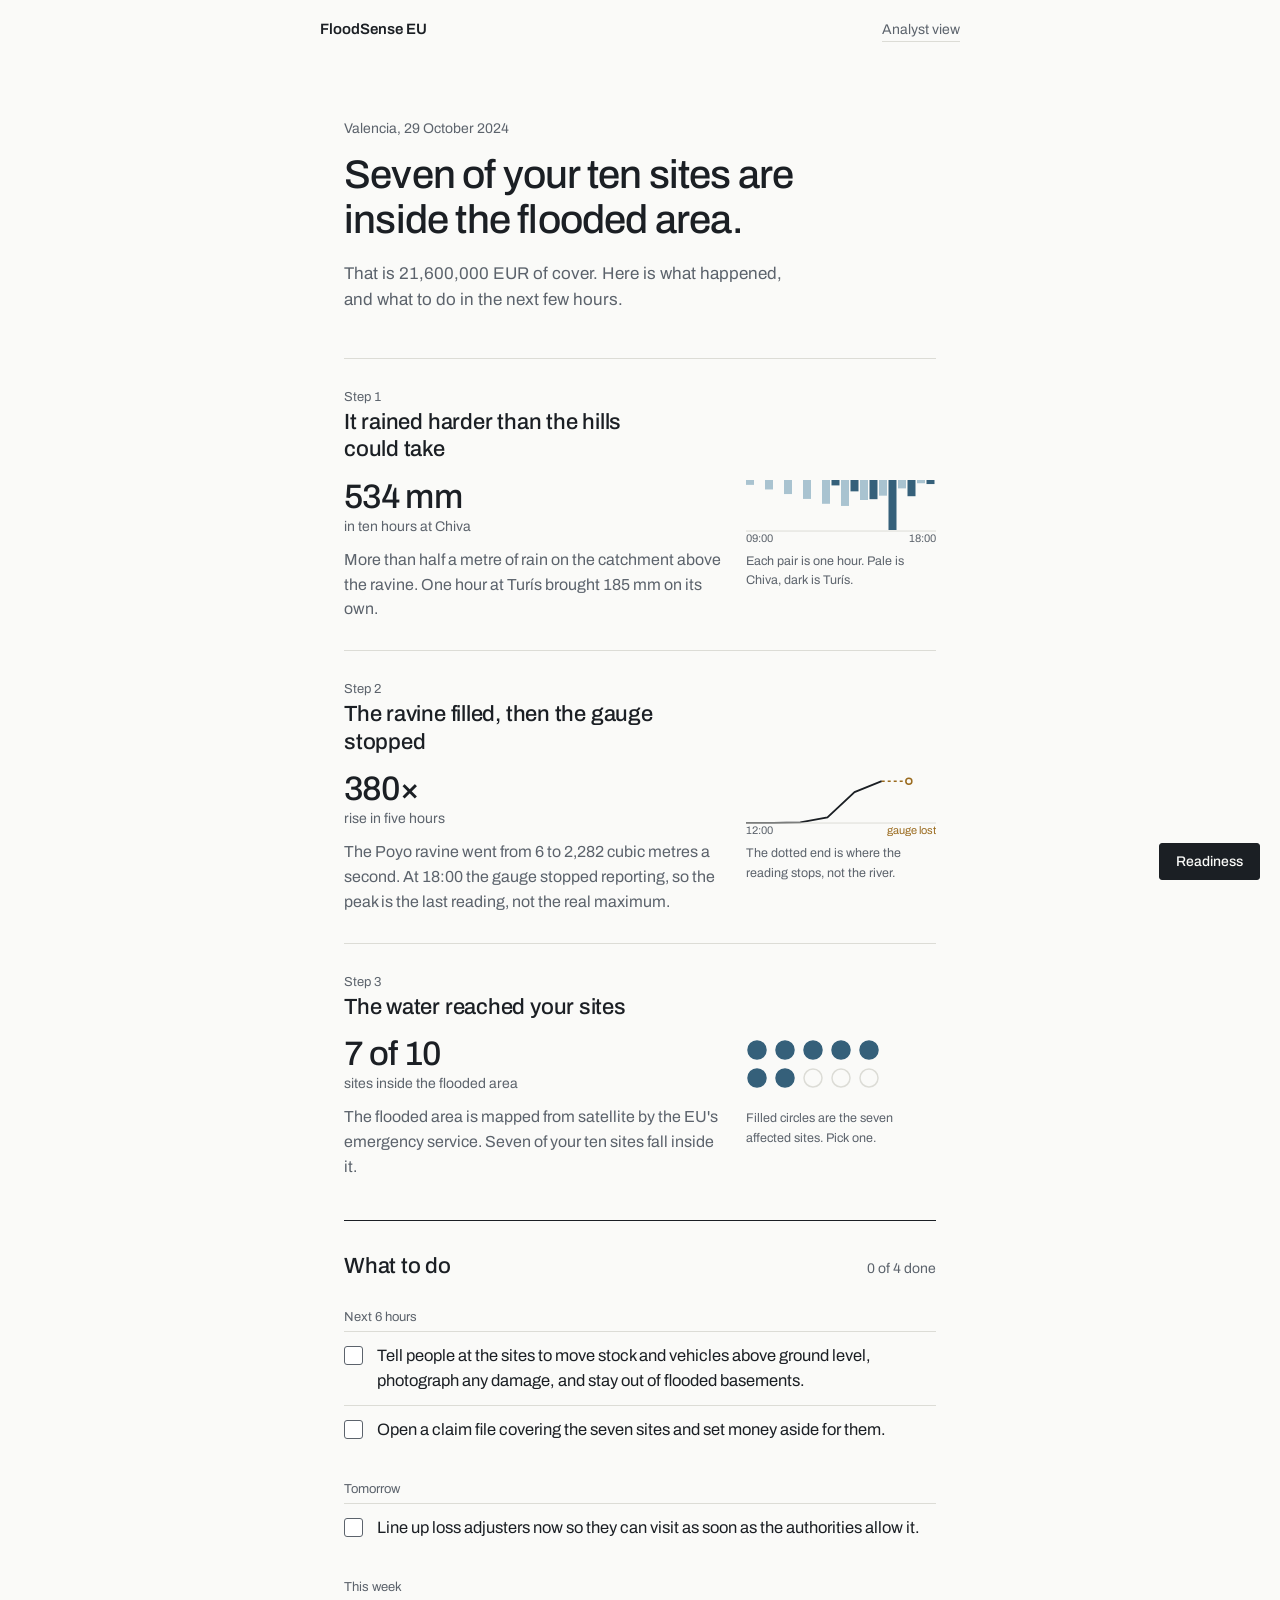
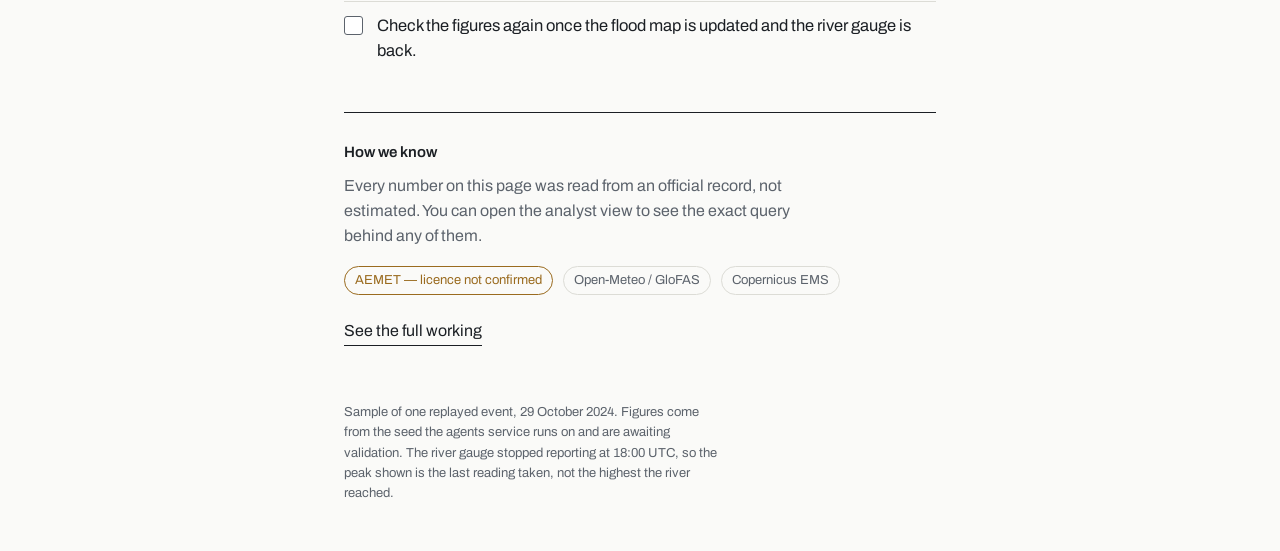
<file: ui/mock/index.html>
<!doctype html>
<html lang="en">
  <head>
    <meta charset="utf-8" />
    <meta name="viewport" content="width=device-width, initial-scale=1" />
    <title>FloodSense EU — your sites and this flood</title>
    <link rel="preconnect" href="https://fonts.googleapis.com" />
    <link rel="preconnect" href="https://fonts.gstatic.com" crossorigin />
    <link
      href="https://fonts.googleapis.com/css2?family=Archivo:wght@400;500;600&display=swap"
      rel="stylesheet"
    />
    <style>
      :root {
        color-scheme: light;
        --paper: #fafaf8;
        --ink: #1b1f24;
        --ink-soft: #5c636c;
        --rule: #dcdcd6;
        --river: #35607a;
        --river-pale: #a9c3d0;
        --gauge: #9a6b1f;
        --done: #40674f;
        --wash: #f2f2ee;
      }

      *,
      *::before,
      *::after {
        box-sizing: border-box;
      }

      body {
        margin: 0;
        background: var(--paper);
        color: var(--ink);
        font-family: Archivo, "Helvetica Neue", Arial, sans-serif;
        font-size: 17px;
        line-height: 1.55;
        font-variant-numeric: tabular-nums;
        -webkit-font-smoothing: antialiased;
      }

      :focus-visible {
        outline: 2px solid var(--river);
        outline-offset: 3px;
      }

      h1,
      h2,
      h3,
      p,
      ol,
      ul,
      li,
      figure {
        margin: 0;
      }

      ol,
      ul {
        padding: 0;
        list-style: none;
      }

      .shell {
        max-width: 640px;
        margin: 0 auto;
        padding: 0 24px;
      }

      /* Top bar ----------------------------------------------------------- */

      .top {
        display: flex;
        align-items: baseline;
        gap: 16px;
        padding: 18px 0;
      }

      .wordmark {
        font-size: 15px;
        font-weight: 600;
        margin-right: auto;
      }

      .switch {
        font-size: 14px;
        color: var(--ink-soft);
        text-decoration: none;
        border-bottom: 1px solid var(--rule);
      }

      .switch:hover {
        color: var(--ink);
        border-bottom-color: var(--ink);
      }

      /* Verdict ------------------------------------------------------------ */

      .verdict {
        padding: 40px 0 44px;
      }

      .verdict h1 {
        font-size: 40px;
        font-weight: 500;
        line-height: 1.12;
        letter-spacing: -0.02em;
        text-wrap: balance;
      }

      .verdict p {
        margin-top: 18px;
        color: var(--ink-soft);
        max-width: 46ch;
      }

      .where {
        font-size: 14px;
        color: var(--ink-soft);
        margin-bottom: 14px;
      }

      /* Steps -------------------------------------------------------------- */

      .steps > li {
        border-top: 1px solid var(--rule);
        padding: 28px 0;
      }

      .step-n {
        font-size: 13px;
        color: var(--ink-soft);
      }

      .step-head {
        font-size: 22px;
        font-weight: 500;
        line-height: 1.25;
        letter-spacing: -0.01em;
        margin-top: 2px;
        max-width: 24ch;
      }

      .step-body {
        display: grid;
        grid-template-columns: minmax(0, 1fr) 190px;
        gap: 24px;
        align-items: start;
        margin-top: 16px;
      }

      .figure {
        font-size: 34px;
        font-weight: 500;
        line-height: 1;
        letter-spacing: -0.02em;
      }

      .figure-unit {
        display: block;
        font-size: 14px;
        font-weight: 400;
        color: var(--ink-soft);
        letter-spacing: 0;
        margin-top: 6px;
      }

      .step-plain {
        margin-top: 14px;
        font-size: 16px;
        color: var(--ink-soft);
      }

      .viz {
        display: block;
        width: 100%;
      }

      .viz-note {
        font-size: 12.5px;
        color: var(--ink-soft);
        margin-top: 8px;
        min-height: 2.6em;
      }

      /* Checklist ---------------------------------------------------------- */

      .todo {
        border-top: 1px solid var(--ink);
        padding-top: 28px;
        margin-top: 12px;
      }

      .todo-head {
        display: flex;
        align-items: baseline;
        gap: 12px;
      }

      .todo-head h2 {
        font-size: 22px;
        font-weight: 500;
        letter-spacing: -0.01em;
        margin-right: auto;
      }

      .count {
        font-size: 14px;
        color: var(--ink-soft);
      }

      .when {
        font-size: 13px;
        color: var(--ink-soft);
        margin: 24px 0 4px;
      }

      .task {
        display: flex;
        gap: 14px;
        align-items: flex-start;
        padding: 12px 0;
        border-top: 1px solid var(--rule);
        cursor: pointer;
      }

      .task input {
        appearance: none;
        flex: none;
        width: 19px;
        height: 19px;
        margin: 2px 0 0;
        border: 1px solid var(--ink-soft);
        border-radius: 3px;
        background: #fff;
        cursor: pointer;
        position: relative;
      }

      .task input:checked {
        background: var(--done);
        border-color: var(--done);
      }

      .task input:checked::after {
        content: "";
        position: absolute;
        left: 5px;
        top: 1px;
        width: 5px;
        height: 10px;
        border: solid #fff;
        border-width: 0 2px 2px 0;
        transform: rotate(45deg);
      }

      .task span {
        font-size: 16.5px;
        line-height: 1.5;
      }

      .task input:checked + span {
        color: var(--ink-soft);
        text-decoration: line-through;
        text-decoration-color: var(--rule);
      }

      /* Trust -------------------------------------------------------------- */

      .trust {
        border-top: 1px solid var(--ink);
        margin-top: 36px;
        padding: 28px 0 56px;
      }

      .trust h2 {
        font-size: 15px;
        font-weight: 600;
      }

      .trust p {
        margin-top: 10px;
        font-size: 16px;
        color: var(--ink-soft);
        max-width: 52ch;
      }

      .sources {
        margin-top: 18px;
        display: flex;
        flex-wrap: wrap;
        gap: 8px 10px;
      }

      .source {
        font-size: 13px;
        padding: 3px 10px;
        border: 1px solid var(--rule);
        border-radius: 999px;
        color: var(--ink-soft);
      }

      .source.open {
        border-color: var(--gauge);
        color: var(--gauge);
      }

      .more {
        display: inline-block;
        margin-top: 24px;
        font-size: 16px;
        color: var(--ink);
        text-decoration: none;
        border-bottom: 1px solid var(--ink);
        padding-bottom: 2px;
      }

      .more:hover {
        color: var(--river);
        border-bottom-color: var(--river);
      }

      .fineprint {
        font-size: 13px;
        color: var(--ink-soft);
        padding-bottom: 48px;
        max-width: 54ch;
      }

      @media (prefers-reduced-motion: reduce) {
        * {
          transition-duration: 1ms !important;
        }
      }

      @media (max-width: 560px) {
        body {
          font-size: 16px;
        }

        .verdict h1 {
          font-size: 30px;
        }

        .step-body {
          grid-template-columns: 1fr;
          gap: 18px;
        }

        .figure {
          font-size: 28px;
        }
      }
    </style>
  </head>
  <body>
    <header class="top shell">
      <span class="wordmark">FloodSense EU</span>
      <a class="switch" href="analyst.html">Analyst view</a>
    </header>

    <main class="shell">
      <section class="verdict">
        <p class="where" id="where"></p>
        <h1 id="headline"></h1>
        <p id="standfirst"></p>
      </section>

      <ol class="steps" id="steps"></ol>

      <section class="todo">
        <div class="todo-head">
          <h2>What to do</h2>
          <span class="count" id="count"></span>
        </div>
        <div id="tasks"></div>
      </section>

      <section class="trust">
        <h2>How we know</h2>
        <p>
          Every number on this page was read from an official record, not estimated. You can open
          the analyst view to see the exact query behind any of them.
        </p>
        <div class="sources" id="sources"></div>
        <a class="more" href="analyst.html">See the full working</a>
      </section>

      <p class="fineprint">
        Sample of one replayed event, 29 October 2024. Figures come from the seed the agents
        service runs on and are awaiting validation. The river gauge stopped reporting at 18:00
        UTC, so the peak shown is the last reading taken, not the highest the river reached.
      </p>
    </main>

    <script src="data.js"></script>
    <script src="readiness.js"></script>
    <script>
      "use strict";

      const $ = (id) => document.getElementById(id);

      /* Verdict ----------------------------------------------------------- */

      $("where").textContent = EVENT.place + ", " + EVENT.date;
      $("headline").textContent =
        "Seven of your ten sites are inside the flooded area.";
      $("standfirst").textContent =
        "That is " +
        fmt.format(TOTALS.sum) +
        " EUR of cover. Here is what happened, and what to do in the next few hours.";

      /* Steps -------------------------------------------------------------- */

      $("steps").innerHTML = STEPS.map(
        (s) =>
          '<li><p class="step-n">Step ' +
          s.n +
          '</p><h2 class="step-head">' +
          esc(s.head) +
          '</h2><div class="step-body"><div><p class="figure">' +
          esc(s.figure) +
          '<span class="figure-unit">' +
          esc(s.unit) +
          '</span></p><p class="step-plain">' +
          esc(s.plain) +
          '</p></div><figure><svg class="viz" id="viz-' +
          s.viz +
          '"></svg><figcaption class="viz-note" id="note-' +
          s.viz +
          '"></figcaption></figure></div></li>'
      ).join("");

      const W = 190;
      const H = 64;

      function frame(id, label) {
        const svg = $("viz-" + id);
        svg.setAttribute("viewBox", "0 0 " + W + " " + H);
        svg.setAttribute("height", H);
        svg.setAttribute("role", "img");
        svg.setAttribute("aria-label", label);
        return svg;
      }

      // Step 1: the two rain gauges, hour by hour, hanging from the top.
      (function rain() {
        const svg = frame(
          "rain",
          "Hourly rain at Chiva and Turís. Turís peaks at 185 mm in the hour to 16:00."
        );
        const hours = [];
        for (let h = 9; h <= 18; h++) hours.push(h);
        const bw = W / hours.length / 2 - 1.5;
        hours.forEach((h, i) => {
          const x0 = (i * W) / hours.length;
          [
            [RAIN_CHIVA[h], "var(--river-pale)", 0],
            [RAIN_TURIS[h], "var(--river)", bw + 1.5],
          ].forEach(([mm, fill, dx]) => {
            if (!mm) return;
            svg.appendChild(
              svgEl("rect", {
                x: x0 + dx,
                y: 0,
                width: bw,
                height: Math.max(1.5, (mm / 185) * (H - 14)),
                fill: fill,
              })
            );
          });
        });
        svg.appendChild(
          svgEl("line", { x1: 0, x2: W, y1: H - 13, y2: H - 13, stroke: "var(--rule)" })
        );
        svg.appendChild(
          svgEl("text", { x: 0, y: H - 2, class: "t" }, "09:00")
        );
        svg.appendChild(
          svgEl("text", { x: W, y: H - 2, "text-anchor": "end", class: "t" }, "18:00")
        );
        $("note-rain").textContent = "Each pair is one hour. Pale is Chiva, dark is Turís.";
        style(svg);
      })();

      // Step 2: discharge, with the gauge dropping out drawn as a gap.
      (function river() {
        const svg = frame(
          "river",
          "Discharge in the Poyo ravine rises from 6 to 2282 cubic metres a second, then stops."
        );
        const hours = Object.keys(DISCHARGE).map(Number).sort((a, b) => a - b);
        const x = (h) => ((h - 12) / (GAUGE_LOST + 1 - 12)) * W;
        const y = (q) => H - 13 - (q / 2400) * (H - 20);
        svg.appendChild(
          svgEl("polyline", {
            points: hours.map((h) => x(h) + "," + y(DISCHARGE[h])).join(" "),
            fill: "none",
            stroke: "var(--ink)",
            "stroke-width": 1.75,
          })
        );
        const last = hours[hours.length - 1];
        svg.appendChild(
          svgEl("line", {
            x1: x(last),
            x2: x(GAUGE_LOST),
            y1: y(DISCHARGE[last]),
            y2: y(DISCHARGE[last]),
            stroke: "var(--gauge)",
            "stroke-width": 1.5,
            "stroke-dasharray": "3 3",
          })
        );
        svg.appendChild(
          svgEl("circle", {
            cx: x(GAUGE_LOST),
            cy: y(DISCHARGE[last]),
            r: 3,
            fill: "var(--paper)",
            stroke: "var(--gauge)",
            "stroke-width": 1.5,
          })
        );
        svg.appendChild(
          svgEl("line", { x1: 0, x2: W, y1: H - 13, y2: H - 13, stroke: "var(--rule)" })
        );
        svg.appendChild(svgEl("text", { x: 0, y: H - 2, class: "t" }, "12:00"));
        svg.appendChild(
          svgEl("text", { x: W, y: H - 2, "text-anchor": "end", class: "t gauge" }, "gauge lost")
        );
        $("note-river").textContent = "The dotted end is where the reading stops, not the river.";
        style(svg);
      })();

      // Step 3: ten sites, seven of them inside the footprint.
      (function sites() {
        const svg = frame(
          "sites",
          "Ten insured sites. Seven fall inside the mapped flood footprint."
        );
        const r = 9;
        const perRow = 5;
        SITES.forEach((s, i) => {
          const cx = r + 2 + (i % perRow) * (r * 2 + 10);
          const cy = r + 4 + Math.floor(i / perRow) * (r * 2 + 10);
          const dot = svgEl("circle", {
            cx: cx,
            cy: cy,
            r: r,
            fill: s.inside ? "var(--river)" : "var(--paper)",
            stroke: s.inside ? "var(--river)" : "var(--rule)",
            "stroke-width": 1.5,
            tabindex: "0",
            role: "button",
            "aria-label":
              s.policy + ", " + s.segment + ", " + (s.inside ? "inside" : "outside") + " the flood",
          });
          const tell = () => {
            $("note-sites").textContent =
              s.policy +
              ", " +
              s.segment +
              ", " +
              fmt.format(s.sum) +
              " EUR — " +
              (s.inside ? "inside the flood" : "outside it");
          };
          dot.addEventListener("pointerenter", tell);
          dot.addEventListener("focus", tell);
          svg.appendChild(dot);
        });
        $("note-sites").textContent = "Filled circles are the seven affected sites. Pick one.";
        style(svg);
      })();

      function style(svg) {
        const s = svgEl("style");
        s.textContent =
          ".t{font:11px Archivo,sans-serif;fill:var(--ink-soft)}.gauge{fill:var(--gauge)}" +
          "circle[role=button]{cursor:pointer}";
        svg.appendChild(s);
      }

      /* Checklist ---------------------------------------------------------- */

      let html = "";
      let lastWhen = null;
      PLAYBOOK.forEach((a, i) => {
        if (a.when !== lastWhen) {
          html += '<p class="when">' + esc(a.when) + "</p>";
          lastWhen = a.when;
        }
        html +=
          '<label class="task"><input type="checkbox" data-i="' +
          i +
          '" /><span>' +
          esc(a.plain) +
          "</span></label>";
      });
      $("tasks").innerHTML = html;

      function recount() {
        const done = document.querySelectorAll(".task input:checked").length;
        $("count").textContent = done + " of " + PLAYBOOK.length + " done";
      }

      $("tasks").addEventListener("change", recount);
      recount();

      /* Sources ------------------------------------------------------------ */

      $("sources").innerHTML = Object.values(VIEWS)
        .map(
          (v) =>
            '<span class="source' +
            (v.settled ? "" : " open") +
            '">' +
            esc(v.publisher.split(",")[0]) +
            (v.settled ? "" : " — licence not confirmed") +
            "</span>"
        )
        .join("");
    </script>
  </body>
</html>
</file>
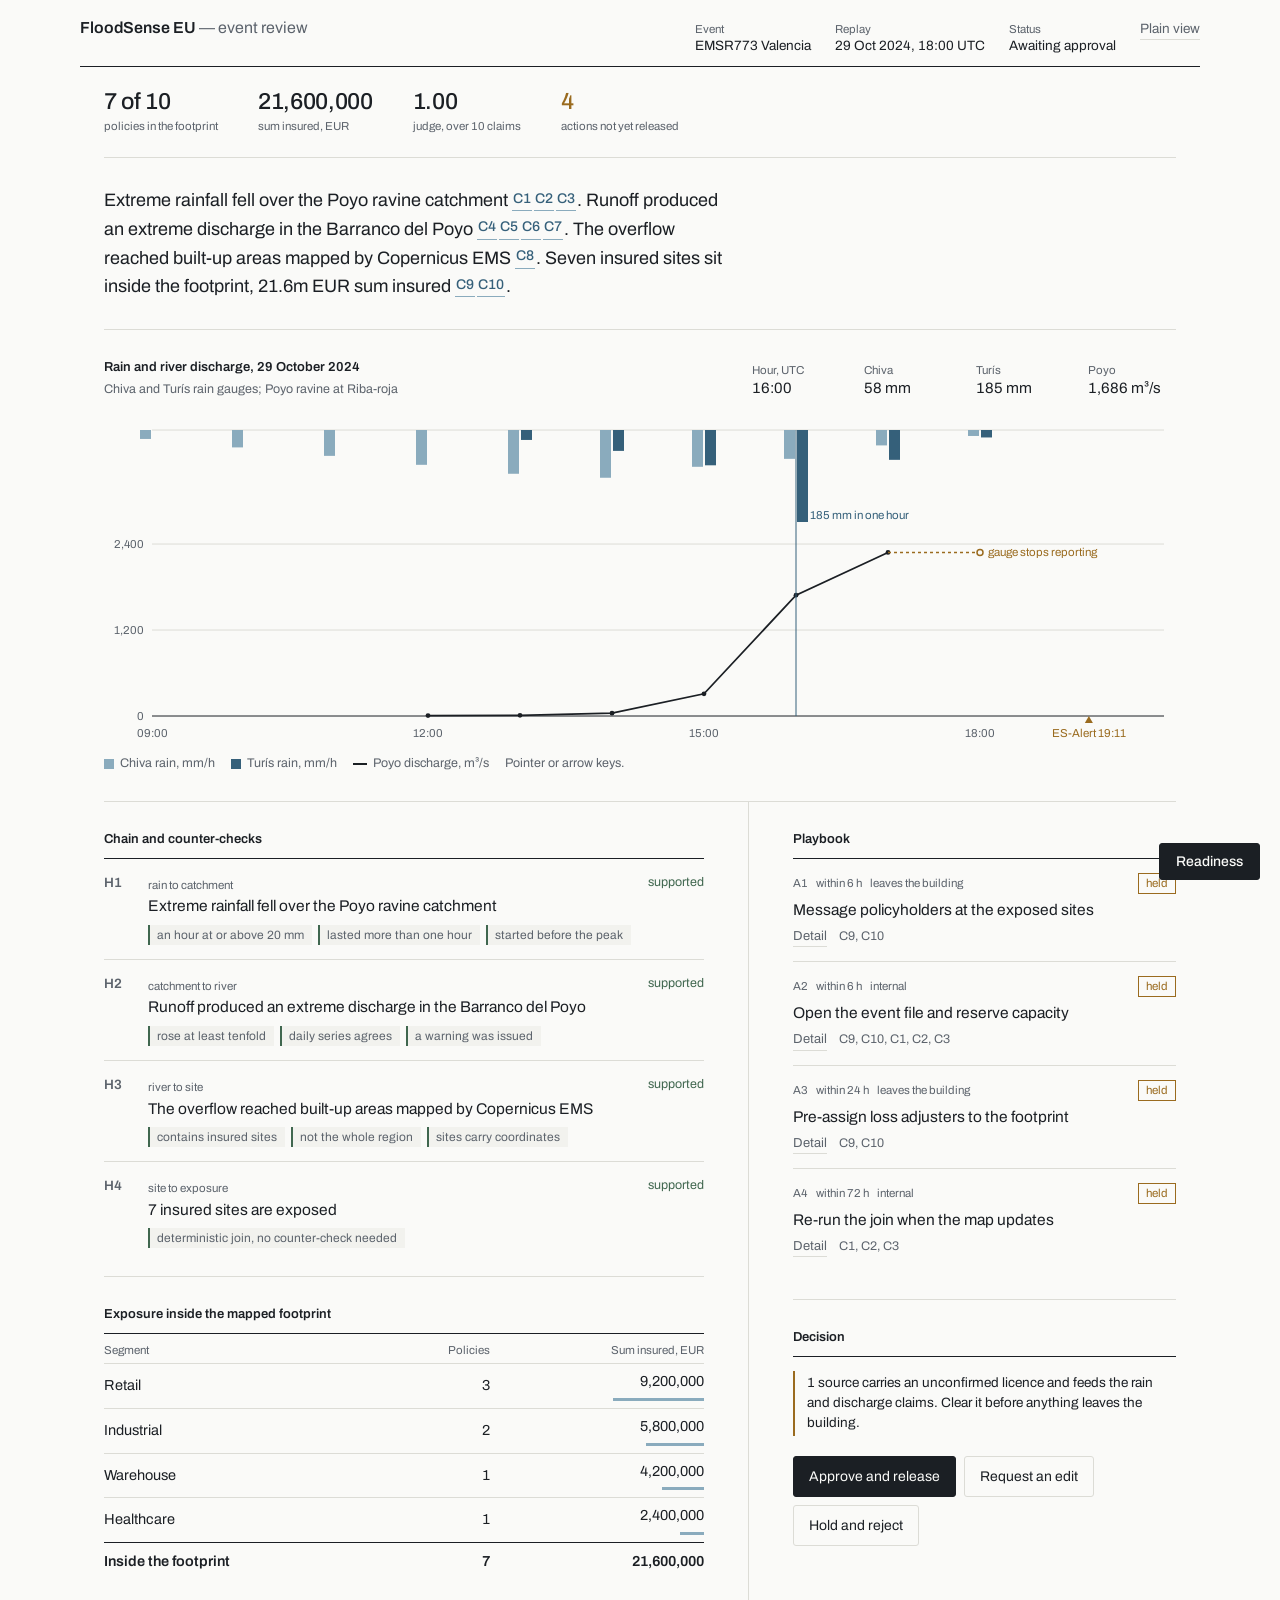
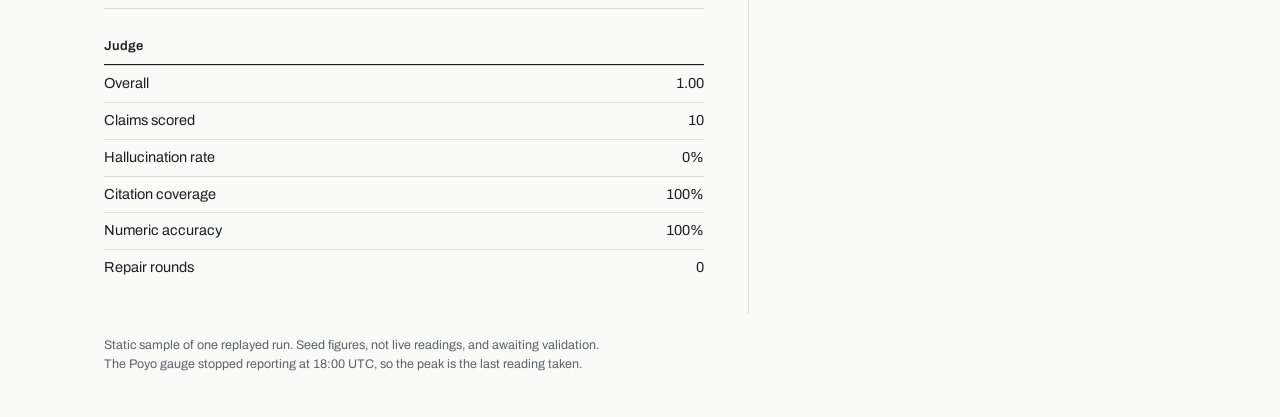
<file: ui/mock/analyst.html>
<!doctype html>
<html lang="en">
  <head>
    <meta charset="utf-8" />
    <meta name="viewport" content="width=device-width, initial-scale=1" />
    <title>FloodSense EU — event review</title>
    <link rel="preconnect" href="https://fonts.googleapis.com" />
    <link rel="preconnect" href="https://fonts.gstatic.com" crossorigin />
    <link
      href="https://fonts.googleapis.com/css2?family=Archivo:wght@400;500;600&display=swap"
      rel="stylesheet"
    />
    <style>
      :root {
        color-scheme: light;
        --paper: #fafaf8;
        --ink: #1b1f24;
        --ink-soft: #5c636c;
        --rule: #dcdcd6;
        --river: #35607a;
        --river-pale: #8aabbd;
        --gauge: #9a6b1f;
        --pass: #40674f;
        --wash: #f2f2ee;
      }

      *,
      *::before,
      *::after {
        box-sizing: border-box;
      }

      body {
        margin: 0;
        background: var(--paper);
        color: var(--ink);
        font-family: Archivo, "Helvetica Neue", Arial, sans-serif;
        font-size: 15px;
        line-height: 1.5;
        font-variant-numeric: tabular-nums;
        -webkit-font-smoothing: antialiased;
      }

      :focus-visible {
        outline: 2px solid var(--river);
        outline-offset: 2px;
      }

      h1,
      h2,
      p,
      dl,
      dd,
      dt,
      ol,
      ul,
      figure {
        margin: 0;
      }

      ol,
      ul {
        padding: 0;
        list-style: none;
      }

      .shell {
        max-width: 1120px;
        margin: 0 auto;
        padding: 0 24px;
      }

      /* Masthead ----------------------------------------------------------- */

      .masthead {
        border-bottom: 1px solid var(--ink);
        padding: 16px 0 12px;
        display: flex;
        flex-wrap: wrap;
        align-items: baseline;
        gap: 24px;
      }

      .wordmark {
        font-size: 16px;
        font-weight: 600;
        margin-right: auto;
      }

      .wordmark span {
        font-weight: 400;
        color: var(--ink-soft);
      }

      .mast-meta {
        display: flex;
        gap: 24px;
        flex-wrap: wrap;
      }

      .mast-meta div {
        display: flex;
        flex-direction: column;
      }

      .mast-meta dt {
        font-size: 11.5px;
        color: var(--ink-soft);
        line-height: 1.3;
      }

      .mast-meta dd {
        font-size: 13.5px;
        line-height: 1.3;
      }

      .switch {
        font-size: 13.5px;
        color: var(--ink-soft);
        text-decoration: none;
        border-bottom: 1px solid var(--rule);
      }

      .switch:hover {
        color: var(--ink);
        border-bottom-color: var(--ink);
      }

      /* Verdict strip ------------------------------------------------------- */

      .strip {
        display: flex;
        flex-wrap: wrap;
        gap: 40px;
        padding: 22px 0;
        border-bottom: 1px solid var(--rule);
      }

      .strip div {
        display: flex;
        flex-direction: column;
      }

      .strip dt {
        font-size: 11.5px;
        color: var(--ink-soft);
        order: 2;
        margin-top: 3px;
      }

      .strip dd {
        font-size: 23px;
        font-weight: 500;
        letter-spacing: -0.015em;
        line-height: 1.1;
      }

      .strip .held {
        color: var(--gauge);
      }

      /* Answer -------------------------------------------------------------- */

      .band {
        padding: 28px 0;
        border-bottom: 1px solid var(--rule);
      }

      .answer {
        font-size: 18px;
        line-height: 1.6;
        max-width: 62ch;
      }

      .cite {
        font: inherit;
        font-size: 0.78em;
        font-weight: 500;
        vertical-align: 0.25em;
        color: var(--river);
        background: none;
        border: 0;
        border-bottom: 1px solid var(--river-pale);
        padding: 0 1px;
        margin: 0 1px;
        cursor: pointer;
      }

      .cite:hover,
      .cite[aria-expanded="true"] {
        background: var(--wash);
        border-bottom-color: var(--river);
      }

      .evidence {
        margin-top: 20px;
        border-top: 1px solid var(--ink);
        padding-top: 12px;
        max-width: 74ch;
      }

      .evidence-head {
        display: flex;
        align-items: baseline;
        gap: 12px;
        font-size: 13px;
        color: var(--ink-soft);
      }

      .evidence-head b {
        font-size: 13.5px;
        color: var(--ink);
      }

      .evidence-claim {
        margin-top: 6px;
        font-size: 15.5px;
        line-height: 1.5;
      }

      .evidence-grid {
        margin-top: 12px;
        display: grid;
        grid-template-columns: 6.5rem 1fr;
        gap: 4px 16px;
        font-size: 13.5px;
      }

      .evidence-grid dt {
        color: var(--ink-soft);
      }

      pre {
        margin: 12px 0 0;
        padding: 8px 12px;
        background: var(--wash);
        font: inherit;
        font-size: 13px;
        line-height: 1.5;
        color: var(--ink-soft);
        overflow-x: auto;
        white-space: pre-wrap;
      }

      .link {
        font: inherit;
        font-size: 13px;
        color: var(--ink-soft);
        background: none;
        border: 0;
        border-bottom: 1px solid var(--rule);
        padding: 0;
        cursor: pointer;
      }

      .link:hover {
        color: var(--ink);
        border-bottom-color: var(--ink);
      }

      .dismiss {
        margin-left: auto;
      }

      /* Chart ---------------------------------------------------------------- */

      .chart-head {
        display: flex;
        flex-wrap: wrap;
        align-items: flex-end;
        gap: 24px;
        margin-bottom: 14px;
      }

      .chart-title {
        font-size: 13px;
        font-weight: 600;
        margin-right: auto;
      }

      .chart-title em {
        display: block;
        font-style: normal;
        font-weight: 400;
        font-size: 12.5px;
        color: var(--ink-soft);
        margin-top: 2px;
      }

      .readout {
        display: flex;
        gap: 24px;
      }

      .readout div {
        min-width: 5.5rem;
      }

      .readout dt {
        font-size: 11.5px;
        color: var(--ink-soft);
        line-height: 1.3;
      }

      .readout dd {
        font-size: 15px;
        line-height: 1.35;
      }

      #chart {
        display: block;
        width: 100%;
        touch-action: none;
      }

      .legend {
        display: flex;
        gap: 16px;
        margin-top: 10px;
        font-size: 12.5px;
        color: var(--ink-soft);
        flex-wrap: wrap;
      }

      .legend span {
        display: inline-flex;
        align-items: center;
        gap: 6px;
      }

      .key {
        width: 10px;
        height: 10px;
        flex: none;
      }

      .key-line {
        width: 14px;
        height: 2px;
        background: var(--ink);
      }

      /* Columns --------------------------------------------------------------- */

      .columns {
        display: grid;
        grid-template-columns: minmax(0, 1.4fr) minmax(0, 1fr);
        gap: 0 44px;
      }

      .columns > * {
        min-width: 0;
      }

      .col-right {
        border-left: 1px solid var(--rule);
        padding-left: 44px;
      }

      .group {
        padding: 28px 0;
        border-bottom: 1px solid var(--rule);
      }

      .group:last-child {
        border-bottom: 0;
      }

      .group > h2 {
        font-size: 13px;
        font-weight: 600;
        padding-bottom: 8px;
        border-bottom: 1px solid var(--ink);
      }

      /* Chain ------------------------------------------------------------------ */

      .chain li {
        display: grid;
        grid-template-columns: 2rem 1fr auto;
        gap: 12px;
        padding: 14px 0;
        border-bottom: 1px solid var(--rule);
      }

      .chain li:last-child {
        border-bottom: 0;
        padding-bottom: 0;
      }

      .chain-id {
        font-weight: 600;
        font-size: 13.5px;
        color: var(--ink-soft);
      }

      .chain-link {
        font-size: 11.5px;
        color: var(--ink-soft);
      }

      .chain-statement {
        font-size: 15.5px;
        line-height: 1.4;
      }

      .checks {
        display: flex;
        flex-wrap: wrap;
        gap: 6px;
        margin-top: 8px;
      }

      .check {
        font-size: 12px;
        color: var(--ink-soft);
        padding: 1px 8px 1px 7px;
        border-left: 2px solid var(--pass);
        background: var(--wash);
      }

      .verdict-word {
        font-size: 12.5px;
        color: var(--pass);
        white-space: nowrap;
      }

      /* Ledger ------------------------------------------------------------------ */

      .ledger {
        width: 100%;
        border-collapse: collapse;
        font-size: 14.5px;
      }

      .ledger th {
        font-weight: 400;
        font-size: 11.5px;
        color: var(--ink-soft);
        text-align: right;
        padding: 8px 0 4px;
      }

      .ledger th:first-child {
        text-align: left;
      }

      .ledger td {
        padding: 7px 0;
        border-top: 1px solid var(--rule);
        text-align: right;
      }

      .ledger td:first-child {
        text-align: left;
      }

      .ledger tbody tr:hover {
        background: var(--wash);
      }

      .ledger tfoot td {
        border-top: 1px solid var(--ink);
        font-weight: 600;
        padding-top: 8px;
      }

      .bar {
        display: block;
        height: 3px;
        background: var(--river-pale);
        margin: 5px 0 0 auto;
      }

      /* Playbook ------------------------------------------------------------------ */

      .actions li {
        padding: 14px 0;
        border-bottom: 1px solid var(--rule);
      }

      .actions li:last-child {
        border-bottom: 0;
      }

      .action-top {
        display: flex;
        align-items: baseline;
        gap: 8px;
        font-size: 11.5px;
        color: var(--ink-soft);
      }

      .state {
        margin-left: auto;
        font-size: 11.5px;
        padding: 1px 7px;
        border: 1px solid var(--gauge);
        color: var(--gauge);
        transition: background-color 160ms ease, border-color 160ms ease, color 160ms ease;
      }

      .state[data-state="released"] {
        border-color: var(--pass);
        color: #fff;
        background: var(--pass);
      }

      .state[data-state="withheld"] {
        border-color: var(--rule);
        color: var(--ink-soft);
      }

      .action-head {
        margin-top: 5px;
        font-size: 15.5px;
        line-height: 1.4;
      }

      .action-full {
        margin-top: 8px;
        font-size: 14px;
        color: var(--ink-soft);
        line-height: 1.5;
      }

      .action-foot {
        margin-top: 6px;
        display: flex;
        gap: 12px;
        align-items: baseline;
        font-size: 12.5px;
        color: var(--ink-soft);
      }

      /* Decision ------------------------------------------------------------------- */

      .caution {
        margin-top: 14px;
        border-left: 2px solid var(--gauge);
        padding: 2px 0 2px 12px;
        font-size: 13.5px;
        line-height: 1.5;
      }

      .controls {
        display: flex;
        flex-wrap: wrap;
        gap: 8px;
        margin-top: 20px;
      }

      button.act {
        font: inherit;
        font-size: 14px;
        padding: 9px 15px;
        border-radius: 3px;
        border: 1px solid var(--ink);
        background: var(--ink);
        color: var(--paper);
        cursor: pointer;
      }

      button.act.quiet {
        background: none;
        color: var(--ink);
        border-color: var(--rule);
      }

      button.act:hover {
        background: #000;
      }

      button.act.quiet:hover {
        background: var(--wash);
        border-color: var(--ink);
      }

      button.act[disabled] {
        opacity: 0.4;
        cursor: default;
      }

      .edit {
        margin-top: 14px;
      }

      .edit label {
        display: block;
        font-size: 13px;
        color: var(--ink-soft);
        margin-bottom: 6px;
      }

      .edit textarea {
        font: inherit;
        font-size: 14.5px;
        width: 100%;
        min-height: 5rem;
        padding: 8px;
        border: 1px solid var(--rule);
        background: #fff;
        color: var(--ink);
        resize: vertical;
      }

      .edit textarea:focus {
        border-color: var(--river);
      }

      .edit-controls {
        display: flex;
        gap: 8px;
        margin-top: 8px;
      }

      .receipt {
        margin-top: 14px;
        border-top: 1px solid var(--ink);
        padding-top: 12px;
        font-size: 14px;
        line-height: 1.5;
      }

      .receipt span {
        display: block;
        color: var(--ink-soft);
        font-size: 13px;
        margin-top: 2px;
      }

      .footer {
        padding: 22px 0 44px;
        font-size: 12.5px;
        color: var(--ink-soft);
        max-width: 72ch;
      }

      .flash {
        animation: flash 900ms ease-out;
      }

      @keyframes flash {
        from {
          background: #efe4cd;
        }
        to {
          background: transparent;
        }
      }

      @media (prefers-reduced-motion: reduce) {
        *,
        *::before,
        *::after {
          animation-duration: 1ms !important;
          transition-duration: 1ms !important;
        }
      }

      @media (max-width: 880px) {
        .columns {
          grid-template-columns: 1fr;
        }

        .col-right {
          border-left: 0;
          padding-left: 0;
          border-top: 1px solid var(--rule);
        }

        .strip {
          gap: 24px;
        }
      }

      @media (max-width: 560px) {
        .shell {
          padding: 0 16px;
        }

        .answer {
          font-size: 16.5px;
        }

        .chain li {
          grid-template-columns: 1.6rem 1fr;
        }

        .verdict-word {
          grid-column: 2;
        }
      }
    </style>
  </head>
  <body>
    <header class="masthead shell">
      <div class="wordmark">FloodSense EU <span>— event review</span></div>
      <dl class="mast-meta">
        <div><dt>Event</dt><dd id="m-event"></dd></div>
        <div><dt>Replay</dt><dd id="m-replay"></dd></div>
        <div><dt>Status</dt><dd id="m-status">Awaiting approval</dd></div>
      </dl>
      <a class="switch" href="./">Plain view</a>
    </header>

    <main class="shell">
      <dl class="strip">
        <div><dd id="s-policies"></dd><dt>policies in the footprint</dt></div>
        <div><dd id="s-sum"></dd><dt>sum insured, EUR</dt></div>
        <div><dd id="s-judge"></dd><dt>judge, over 10 claims</dt></div>
        <div><dd class="held" id="s-actions"></dd><dt>actions not yet released</dt></div>
      </dl>

      <section class="band">
        <p class="answer" id="answer"></p>
        <div class="evidence" id="evidence" hidden></div>
      </section>

      <section class="band">
        <div class="chart-head">
          <div class="chart-title">
            Rain and river discharge, 29 October 2024
            <em>Chiva and Turís rain gauges; Poyo ravine at Riba-roja</em>
          </div>
          <dl class="readout">
            <div><dt>Hour, UTC</dt><dd id="r-hour">—</dd></div>
            <div><dt>Chiva</dt><dd id="r-chiva">—</dd></div>
            <div><dt>Turís</dt><dd id="r-turis">—</dd></div>
            <div><dt>Poyo</dt><dd id="r-poyo">—</dd></div>
          </dl>
        </div>
        <div class="chart-frame"><svg id="chart" tabindex="0" role="img"></svg></div>
        <div class="legend">
          <span><i class="key" style="background: var(--river-pale)"></i>Chiva rain, mm/h</span>
          <span><i class="key" style="background: var(--river)"></i>Turís rain, mm/h</span>
          <span><i class="key key-line"></i>Poyo discharge, m³/s</span>
          <span>Pointer or arrow keys.</span>
        </div>
      </section>

      <div class="columns">
        <section>
          <div class="group">
            <h2>Chain and counter-checks</h2>
            <ol class="chain" id="chain"></ol>
          </div>
          <div class="group">
            <h2>Exposure inside the mapped footprint</h2>
            <table class="ledger" id="exposure"></table>
          </div>
          <div class="group">
            <h2>Judge</h2>
            <table class="ledger" id="judge"></table>
          </div>
        </section>

        <aside class="col-right">
          <div class="group">
            <h2>Playbook</h2>
            <ol class="actions" id="playbook"></ol>
          </div>
          <div class="group">
            <h2>Decision</h2>
            <p class="caution" id="caution"></p>
            <div class="controls">
              <button class="act" id="approve">Approve and release</button>
              <button class="act quiet" id="edit">Request an edit</button>
              <button class="act quiet" id="reject">Hold and reject</button>
            </div>
            <form class="edit" id="editForm" hidden>
              <label for="editText">What should change before release?</label>
              <textarea
                id="editText"
                placeholder="Name the action and the wording you want."
              ></textarea>
              <div class="edit-controls">
                <button class="act" type="submit">Send the edit</button>
                <button class="act quiet" type="button" id="editCancel">Cancel</button>
              </div>
            </form>
            <div class="receipt" id="receipt" hidden></div>
          </div>
        </aside>
      </div>

      <footer class="footer">
        Static sample of one replayed run. Seed figures, not live readings, and awaiting
        validation. The Poyo gauge stopped reporting at 18:00 UTC, so the peak is the last
        reading taken.
      </footer>
    </main>

    <script src="data.js"></script>
    <script src="readiness.js"></script>
    <script>
      "use strict";

      const $ = (id) => document.getElementById(id);
      const hhmm = (h) => String(h).padStart(2, "0") + ":00";

      /* Masthead and strip -------------------------------------------------- */

      $("m-event").textContent = EVENT.id + " " + EVENT.place;
      $("m-replay").textContent = EVENT.replay;
      $("s-policies").textContent = TOTALS.policies + " of " + TOTALS.ofSites;
      $("s-sum").textContent = fmt.format(TOTALS.sum);
      $("s-judge").textContent = JUDGE.overall;
      $("s-actions").textContent = PLAYBOOK.length;

      /* Answer and evidence -------------------------------------------------- */

      $("answer").innerHTML = ANSWER.map((part) =>
        part.t
          ? esc(part.t)
          : "&thinsp;" +
            part.c
              .map(
                (id) =>
                  '<button class="cite" data-claim="' +
                  id +
                  '" aria-expanded="false">' +
                  id +
                  "</button>"
              )
              .join("")
      ).join("");

      let openClaim = null;

      function showClaim(id) {
        const claim = CLAIMS[id];
        const view = VIEWS[claim.view];
        $("evidence").innerHTML =
          '<div class="evidence-head"><b>' +
          esc(id) +
          "</b><span>" +
          esc(claim.kind) +
          ' claim</span><button class="link dismiss" id="closeClaim">Close</button></div>' +
          '<p class="evidence-claim">' +
          esc(claim.text) +
          '</p><dl class="evidence-grid"><dt>Figures</dt><dd>' +
          esc(claim.figures) +
          "</dd><dt>View</dt><dd>" +
          esc(claim.view) +
          "</dd><dt>Publisher</dt><dd>" +
          esc(view.publisher) +
          "</dd><dt>Licence</dt><dd>" +
          esc(view.licence) +
          '</dd></dl><button class="link" id="showSql">Show the query</button>' +
          '<pre id="sql" hidden>' +
          esc(view.sql) +
          "</pre>";
        $("evidence").hidden = false;
        $("closeClaim").addEventListener("click", closeClaim);
        $("showSql").addEventListener("click", (e) => {
          const pre = $("sql");
          pre.hidden = !pre.hidden;
          e.target.textContent = pre.hidden ? "Show the query" : "Hide the query";
        });
        document
          .querySelectorAll(".cite")
          .forEach((b) => b.setAttribute("aria-expanded", String(b.dataset.claim === id)));
        openClaim = id;
        if (claim.hour != null) setCursor(claim.hour);
      }

      function closeClaim() {
        $("evidence").hidden = true;
        $("evidence").innerHTML = "";
        document.querySelectorAll(".cite").forEach((b) => b.setAttribute("aria-expanded", "false"));
        openClaim = null;
      }

      $("answer").addEventListener("click", (e) => {
        const btn = e.target.closest(".cite");
        if (!btn) return;
        if (btn.dataset.claim === openClaim) closeClaim();
        else showClaim(btn.dataset.claim);
      });

      /* Hydrograph ------------------------------------------------------------ */

      const svg = $("chart");
      const PAD = { l: 48, r: 12, t: 18, b: 28 };
      const RAIN_BAND = 92;
      const GAP = 22;
      const Q_BAND = 172;
      const HEIGHT = PAD.t + RAIN_BAND + GAP + Q_BAND + PAD.b;
      const H0 = 9;
      const HN = 20;
      const RAIN_MAX = 185;
      const Q_MAX = 2400;
      let cursorHour = 16;
      let plotW = 600;

      const x = (h) => PAD.l + ((h - H0) / (HN - H0)) * plotW;
      const yRain = (mm) => PAD.t + (mm / RAIN_MAX) * RAIN_BAND;
      const qBase = PAD.t + RAIN_BAND + GAP + Q_BAND;
      const yQ = (q) => qBase - (q / Q_MAX) * Q_BAND;

      function drawChart() {
        plotW = Math.max(240, (svg.parentNode.clientWidth || 600) - PAD.l - PAD.r);
        svg.setAttribute("viewBox", "0 0 " + (plotW + PAD.l + PAD.r) + " " + HEIGHT);
        svg.setAttribute("height", HEIGHT);
        svg.setAttribute(
          "aria-label",
          "Rain at Chiva peaks at 96 mm in the hour to 14:00 and at Turís at 185 mm to 16:00. " +
            "Poyo discharge rises from 6 to 2282 cubic metres a second by 17:00, then the gauge " +
            "stops reporting."
        );
        svg.textContent = "";

        [0, 1200, 2400].forEach((q) => {
          svg.appendChild(
            svgEl("line", {
              x1: PAD.l,
              x2: PAD.l + plotW,
              y1: yQ(q),
              y2: yQ(q),
              stroke: q === 0 ? "var(--ink)" : "var(--rule)",
            })
          );
          svg.appendChild(
            svgEl("text", { x: PAD.l - 8, y: yQ(q) + 4, "text-anchor": "end", class: "ax" },
              fmt.format(q))
          );
        });

        svg.appendChild(
          svgEl("line", { x1: PAD.l, x2: PAD.l + plotW, y1: PAD.t, y2: PAD.t, stroke: "var(--rule)" })
        );
        const bw = Math.min(11, (plotW / (HN - H0)) * 0.36);
        for (let h = H0; h <= HN; h++) {
          [
            [RAIN_CHIVA[h], "var(--river-pale)", -1],
            [RAIN_TURIS[h], "var(--river)", 1],
          ].forEach(([mm, fill, side]) => {
            if (!mm) return;
            svg.appendChild(
              svgEl("rect", {
                x: x(h) + (side < 0 ? -bw - 1 : 1),
                y: PAD.t,
                width: bw,
                height: Math.max(1, yRain(mm) - PAD.t),
                fill: fill,
              })
            );
          });
        }
        svg.appendChild(
          svgEl("text", { x: x(16) + 14, y: yRain(RAIN_MAX) - 3, class: "ax strong" },
            "185 mm in one hour")
        );

        const read = Object.keys(DISCHARGE).map(Number).sort((a, b) => a - b);
        svg.appendChild(
          svgEl("polyline", {
            points: read.map((h) => x(h) + "," + yQ(DISCHARGE[h])).join(" "),
            fill: "none",
            stroke: "var(--ink)",
            "stroke-width": 1.75,
          })
        );
        read.forEach((h) =>
          svg.appendChild(
            svgEl("circle", { cx: x(h), cy: yQ(DISCHARGE[h]), r: 2.4, fill: "var(--ink)" })
          )
        );

        const last = read[read.length - 1];
        svg.appendChild(
          svgEl("line", {
            x1: x(last),
            x2: x(GAUGE_LOST),
            y1: yQ(DISCHARGE[last]),
            y2: yQ(DISCHARGE[last]),
            stroke: "var(--gauge)",
            "stroke-width": 1.5,
            "stroke-dasharray": "3 3",
          })
        );
        svg.appendChild(
          svgEl("circle", {
            cx: x(GAUGE_LOST),
            cy: yQ(DISCHARGE[last]),
            r: 3,
            fill: "var(--paper)",
            stroke: "var(--gauge)",
            "stroke-width": 1.5,
          })
        );
        svg.appendChild(
          svgEl("text", { x: x(GAUGE_LOST) + 8, y: yQ(DISCHARGE[last]) + 4, class: "ax gauge" },
            "gauge stops reporting")
        );

        const alertX = x(ES_ALERT);
        svg.appendChild(
          svgEl("path", { d: "M" + (alertX - 4) + "," + (qBase + 7) + "h8l-4,-7z",
            fill: "var(--gauge)" })
        );
        svg.appendChild(
          svgEl(
            "text",
            { x: alertX, y: qBase + 21, "text-anchor": "middle", class: "ax gauge" },
            "ES-Alert 19:11"
          )
        );

        for (let h = H0; h <= HN; h += 3) {
          svg.appendChild(
            svgEl("text", { x: x(h), y: qBase + 21, "text-anchor": "middle", class: "ax" }, hhmm(h))
          );
        }

        svg.appendChild(svgEl("line", { id: "cursor", stroke: "var(--river)", "stroke-width": 1 }));

        const style = svgEl("style");
        style.textContent =
          ".ax{font:11.5px Archivo,sans-serif;fill:var(--ink-soft)}" +
          ".strong{fill:var(--river)}.gauge{fill:var(--gauge)}";
        svg.appendChild(style);
        paintCursor();
      }

      function paintCursor() {
        const line = svg.querySelector("#cursor");
        if (!line) return;
        line.setAttribute("x1", x(cursorHour));
        line.setAttribute("x2", x(cursorHour));
        line.setAttribute("y1", PAD.t);
        line.setAttribute("y2", qBase);
        const q = DISCHARGE[cursorHour];
        $("r-hour").textContent = hhmm(cursorHour);
        $("r-chiva").textContent = RAIN_CHIVA[cursorHour] ? RAIN_CHIVA[cursorHour] + " mm" : "—";
        $("r-turis").textContent = RAIN_TURIS[cursorHour] ? RAIN_TURIS[cursorHour] + " mm" : "—";
        $("r-poyo").textContent =
          q != null ? fmt.format(q) + " m³/s" : cursorHour >= GAUGE_LOST ? "no reading" : "—";
      }

      function setCursor(h) {
        cursorHour = Math.min(HN, Math.max(H0, Math.round(h)));
        paintCursor();
      }

      svg.addEventListener("pointermove", (e) => {
        const box = svg.getBoundingClientRect();
        const scale = (plotW + PAD.l + PAD.r) / box.width;
        setCursor(H0 + (((e.clientX - box.left) * scale - PAD.l) / plotW) * (HN - H0));
      });

      svg.addEventListener("keydown", (e) => {
        if (e.key === "ArrowLeft") setCursor(cursorHour - 1);
        else if (e.key === "ArrowRight") setCursor(cursorHour + 1);
        else return;
        e.preventDefault();
      });

      /* Chain, exposure, judge -------------------------------------------------- */

      $("chain").innerHTML = CHAIN.map(
        (h) =>
          '<li><span class="chain-id">' +
          esc(h.id) +
          '</span><div><span class="chain-link">' +
          esc(h.link) +
          '</span><div class="chain-statement">' +
          esc(h.statement) +
          '</div><div class="checks">' +
          h.checks.map((c) => '<span class="check">' + esc(c) + "</span>").join("") +
          '</div></div><span class="verdict-word">' +
          esc(h.status) +
          "</span></li>"
      ).join("");

      const SUM = SEGMENTS.reduce((a, s) => a + s.sum, 0);
      $("exposure").innerHTML =
        "<thead><tr><th>Segment</th><th>Policies</th>" +
        "<th>Sum insured, EUR</th></tr></thead><tbody>" +
        SEGMENTS.map(
          (s) =>
            "<tr><td>" +
            esc(s.name) +
            "</td><td>" +
            s.policies +
            "</td><td>" +
            fmt.format(s.sum) +
            '<i class="bar" style="width:' +
            ((s.sum / SUM) * 100).toFixed(1) +
            '%"></i></td></tr>'
        ).join("") +
        "</tbody><tfoot><tr><td>Inside the footprint</td><td>" +
        TOTALS.policies +
        "</td><td>" +
        fmt.format(SUM) +
        "</td></tr></tfoot>";

      $("judge").innerHTML =
        "<tbody><tr><td>Overall</td><td>" +
        JUDGE.overall +
        "</td></tr><tr><td>Claims scored</td><td>" +
        JUDGE.claims +
        "</td></tr>" +
        JUDGE.rows.map((r) => "<tr><td>" + esc(r[0]) + "</td><td>" + esc(r[1]) + "</td></tr>").join("") +
        "</tbody>";

      /* Playbook ------------------------------------------------------------------ */

      function drawPlaybook(state) {
        $("playbook").innerHTML = PLAYBOOK.map((a, i) => {
          const s = state(a);
          return (
            '<li><div class="action-top"><span>' +
            esc(a.id) +
            "</span><span>within " +
            a.horizon +
            " h</span><span>" +
            (a.outbound ? "leaves the building" : "internal") +
            '</span><span class="state" data-state="' +
            s +
            '">' +
            s +
            '</span></div><p class="action-head">' +
            esc(a.head) +
            '</p><p class="action-full" id="full-' +
            i +
            '" hidden>' +
            esc(a.full) +
            '</p><div class="action-foot"><button class="link" data-full="' +
            i +
            '">Detail</button><span>' +
            a.claims.join(", ") +
            "</span></div></li>"
          );
        }).join("");
      }

      drawPlaybook(() => "held");

      $("playbook").addEventListener("click", (e) => {
        const btn = e.target.closest("[data-full]");
        if (!btn) return;
        const p = $("full-" + btn.dataset.full);
        p.hidden = !p.hidden;
        btn.textContent = p.hidden ? "Detail" : "Hide";
      });

      /* Decision -------------------------------------------------------------------- */

      const unsettled = Object.values(VIEWS).filter((v) => !v.settled).length;
      $("caution").innerHTML =
        unsettled +
        " source carries an unconfirmed licence and feeds the rain and discharge claims. " +
        "Clear it before anything leaves the building.";

      function decide(verdict, note) {
        const released = verdict === "approved";
        drawPlaybook((a) => (released ? "released" : a.outbound ? "withheld" : "held"));
        $("m-status").textContent =
          released ? "Approved" : verdict === "edited" ? "Edit requested" : "Rejected";
        $("s-actions").textContent = released ? "0" : PLAYBOOK.length;
        const when = new Date().toLocaleTimeString("en-GB", { hour: "2-digit", minute: "2-digit" });
        const head =
          verdict === "approved"
            ? "Approved by zain at " + when + ". Four actions released."
            : verdict === "edited"
              ? "Edit requested by zain at " + when + ". Nothing has left the building."
              : "Held by zain at " + when + ". The two outbound actions are withheld.";
        const r = $("receipt");
        r.innerHTML = "<b>" + head + "</b>" + (note ? "<span>" + esc(note) + "</span>" : "");
        r.hidden = false;
        r.classList.remove("flash");
        void r.offsetWidth;
        r.classList.add("flash");
        ["approve", "edit", "reject"].forEach((id) => ($(id).disabled = true));
        $("editForm").hidden = true;
      }

      $("approve").addEventListener("click", () => decide("approved"));
      $("reject").addEventListener("click", () =>
        decide("rejected", "Reason: the AEMET and SAIH Júcar licences are unconfirmed.")
      );
      $("edit").addEventListener("click", () => {
        $("editForm").hidden = false;
        $("editText").focus();
      });
      $("editCancel").addEventListener("click", () => {
        $("editForm").hidden = true;
        $("editText").value = "";
      });
      $("editForm").addEventListener("submit", (e) => {
        e.preventDefault();
        decide("edited", $("editText").value.trim() || "No wording given.");
      });

      /* Boot ------------------------------------------------------------------------- */

      drawChart();
      let resizeTimer;
      window.addEventListener("resize", () => {
        clearTimeout(resizeTimer);
        resizeTimer = setTimeout(drawChart, 120);
      });
    </script>
  </body>
</html>
</file>
